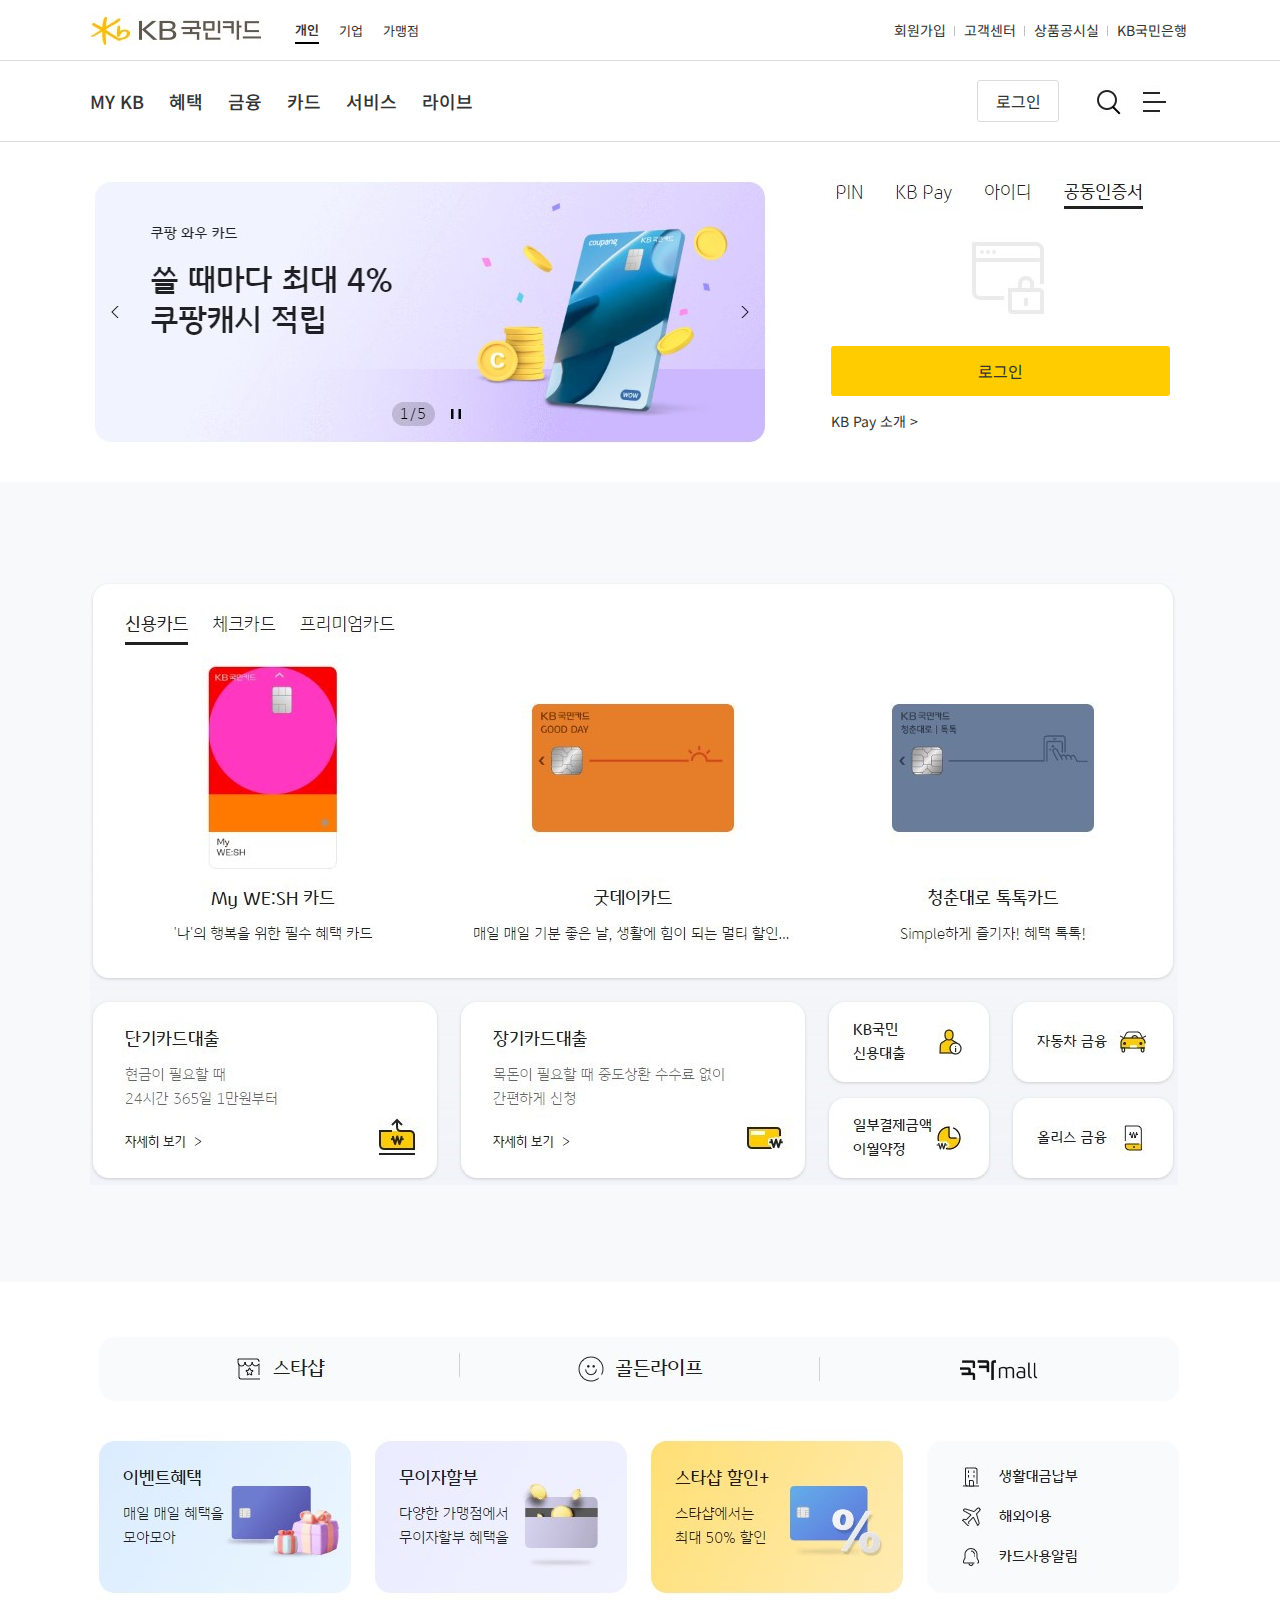
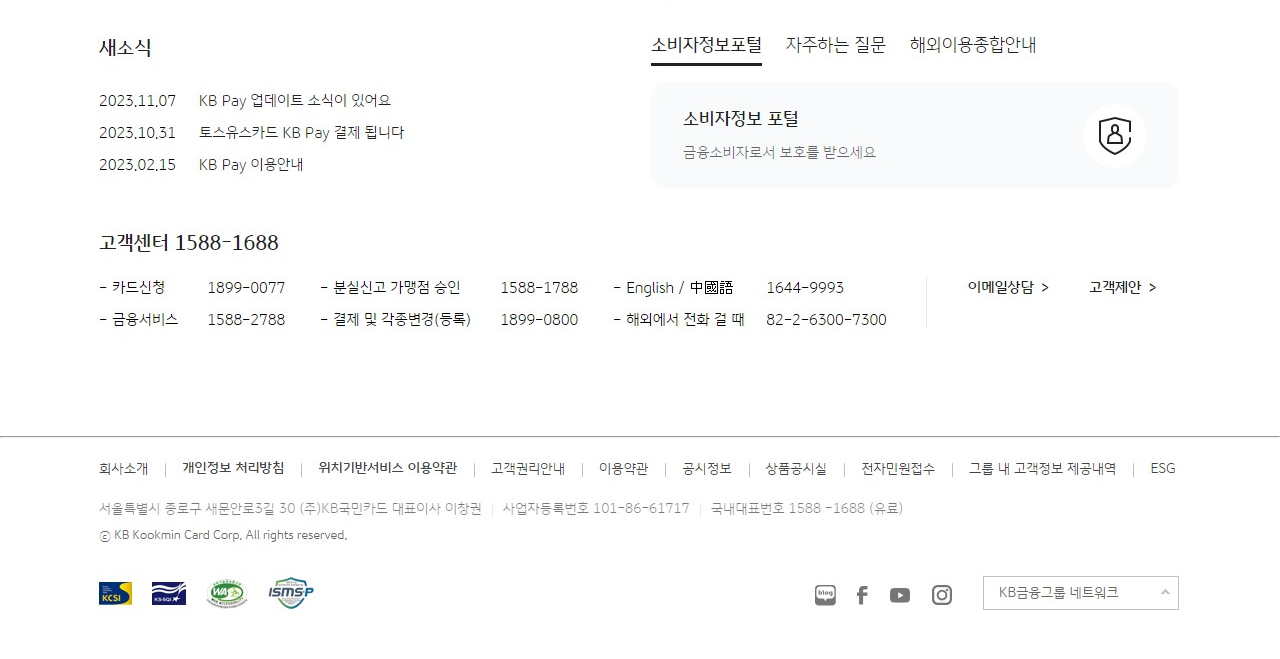
<file: index.html>
<!DOCTYPE html>
<html lang="ko">

<head>
  <meta charset="UTF-8">
  <meta http-equiv="X-UA-Compatible" content="IE=edge">
  <meta name="viewport" content="width=device-width, initial-scale=1.0">
  <link href="css/style.css" rel="stylesheet" type="text/css">
  <title>국민의 행복생활 파트너 KB국민카드</title>
</head>

<body>
  <!-- 1.상단 GNB -->
  <header>
    <div>
      <div class="logo"><a href="index.html"><img src="./img/111/22.png" alt=""></a></div>
      <span id="headerSpan">개인</span>
      <span>기업</span>
      <span>가맹점</span>
    </div>
    <div>
      <span>회원가입</span>
      <div><img src="./img/111/11.jpg" ></div>
      <span>고객센터</span>
      <div><img src="./img/111/11.jpg" ></div>
      <span>상품공시실</span>
      <div><img src="./img/111/11.jpg" ></div>
      <span>KB국민은행</span>
    </div>
  </header>
  <!-- 1.상단 GNB -->
  <div class="hr"></div>


  <!-- 2.상단 GNB -->
  <div id="header2">
    <div id="nav">
      <div>
        <span>MY KB</span>
        <span>혜택</span>
        <span>금융</span>
        <span>카드</span>
        <span>서비스</span>
        <span>라이브</span>
      </div>
      <div>
        <div id="login">로그인</div>
        <div><img src="./img/222/11.jpg" ></div>
      </div>
    </div>
    <div class="hr"></div>
  </div>
  <!-- 2.상단 GNB -->

  <!-- 3.상단 GNB -->
  <div id="header3">
    <div><img src="./img/333/11.jpg"></div>
    <div id="h3right">
      <div><img src="./img/333/22.jpg"></div>
      <div id="login2">로그인</div>
      <div>KB Pay 소개 ></div>
    </div>
  </div>
  <!-- 3.상단 GNB -->

  <!-- 4.상단 GNB -->
  <div id="header4">
    <div><img src="./img/444/11.jpg"></div>
  </div>
  <!-- 4.상단 GNB -->

  <!-- 5.상단 GNB -->
  <div id="header5">
    <div><img src="./img/555/11.jpg"></div>
  </div>
  <!-- 5.상단 GNB -->

  <hr />

  <!-- 6.상단 GNB -->
  <div id="header6">
    <div><img src="./img/666/11.jpg"></div>
  </div>
  <!-- 6.상단 GNB -->

  <!-- 7.join -->
  <div id="block">
    <div id="block2">
      <div><img src="./img/777/11.jpg"></div>
      <div id="block3">
        <div><span>인증서 암호를 입력해 주세요</span></div>
        <div>
          <input type="password">
          <div id="b3text">안전한 금융거래를 위해 6개월마다 인증서 암호를 변경하시기 바랍니다.</div>
        </div>
        <div id="but">
          <a href="./kbcard.html"><div id="yes">확인</div></a>
          <div id="cancle">취소</div>
        </div>
      </div>
    </div>
  </div>
  
  
  <!-- 7.join -->
















  <script src="https://ajax.googleapis.com/ajax/libs/jquery/3.4.1/jquery.min.js"></script>
  <script src="./js/script.js"></script>
</body>
</html>
</file>
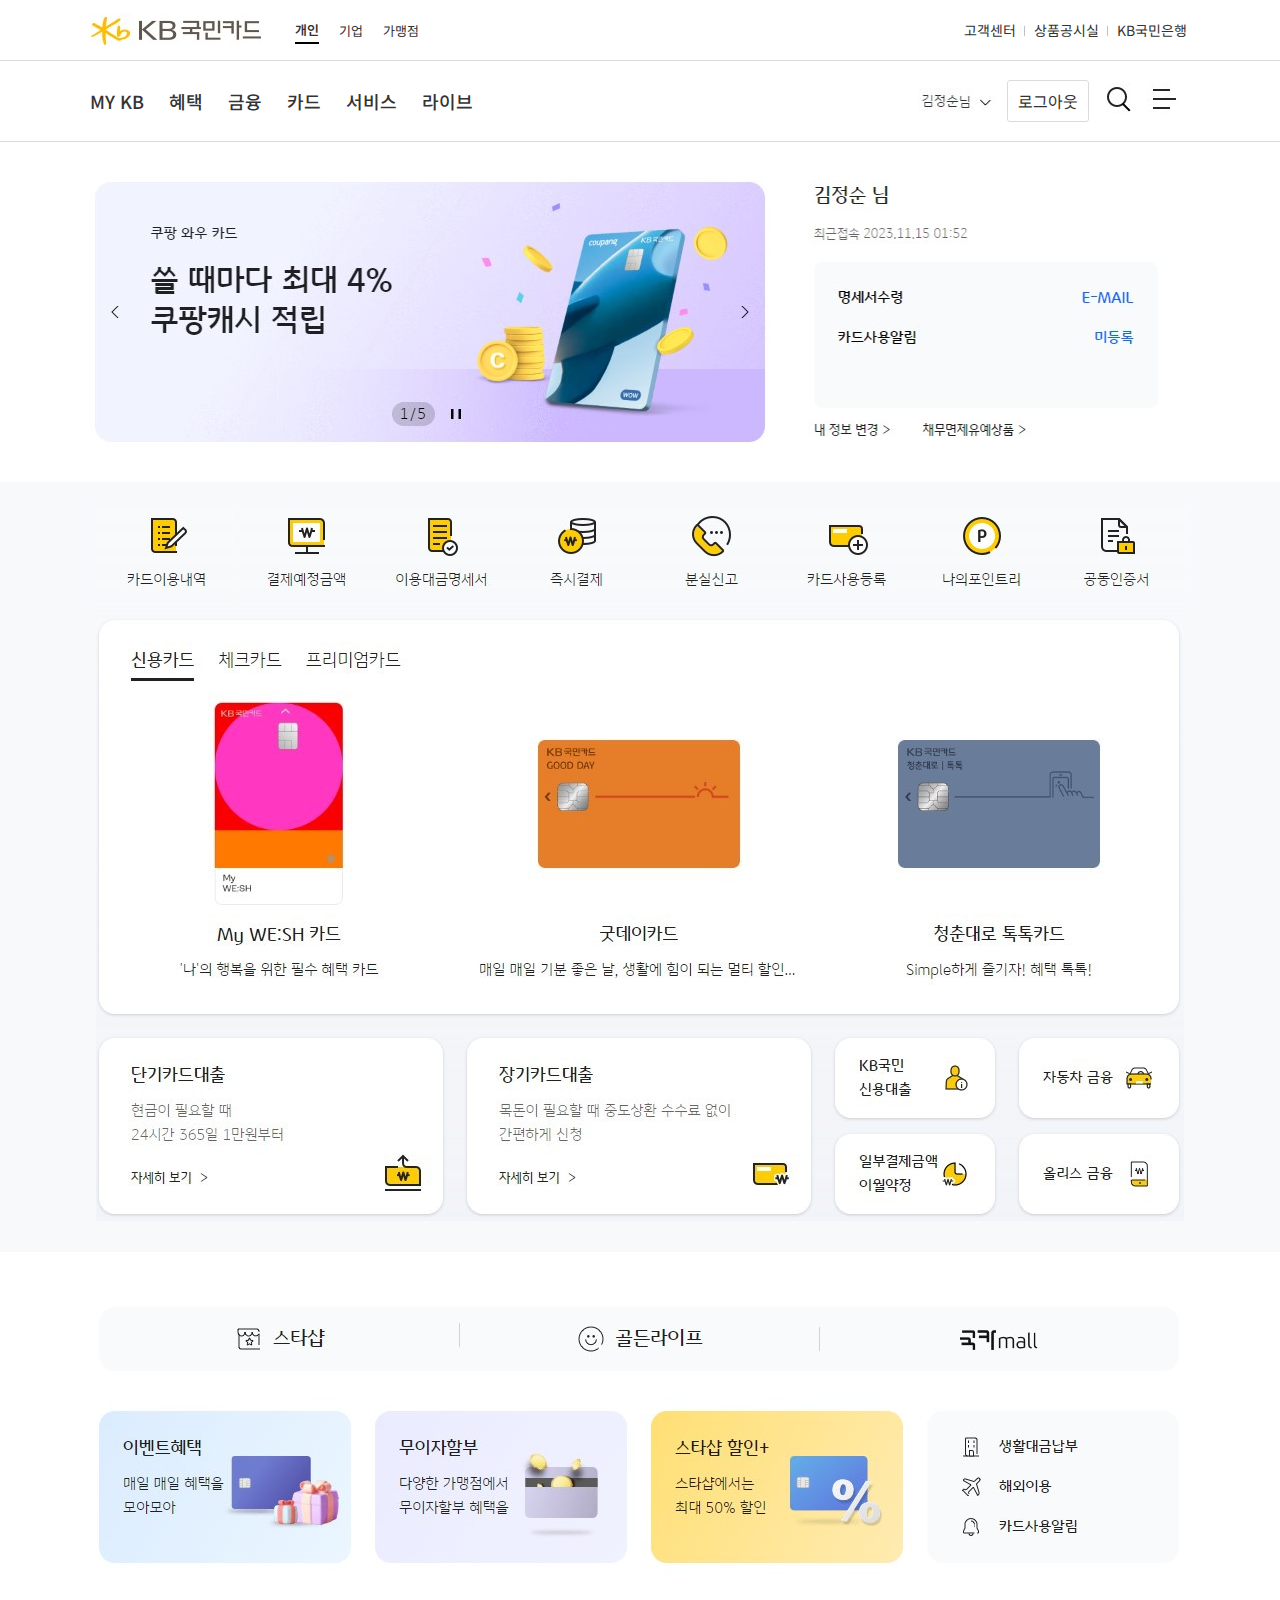
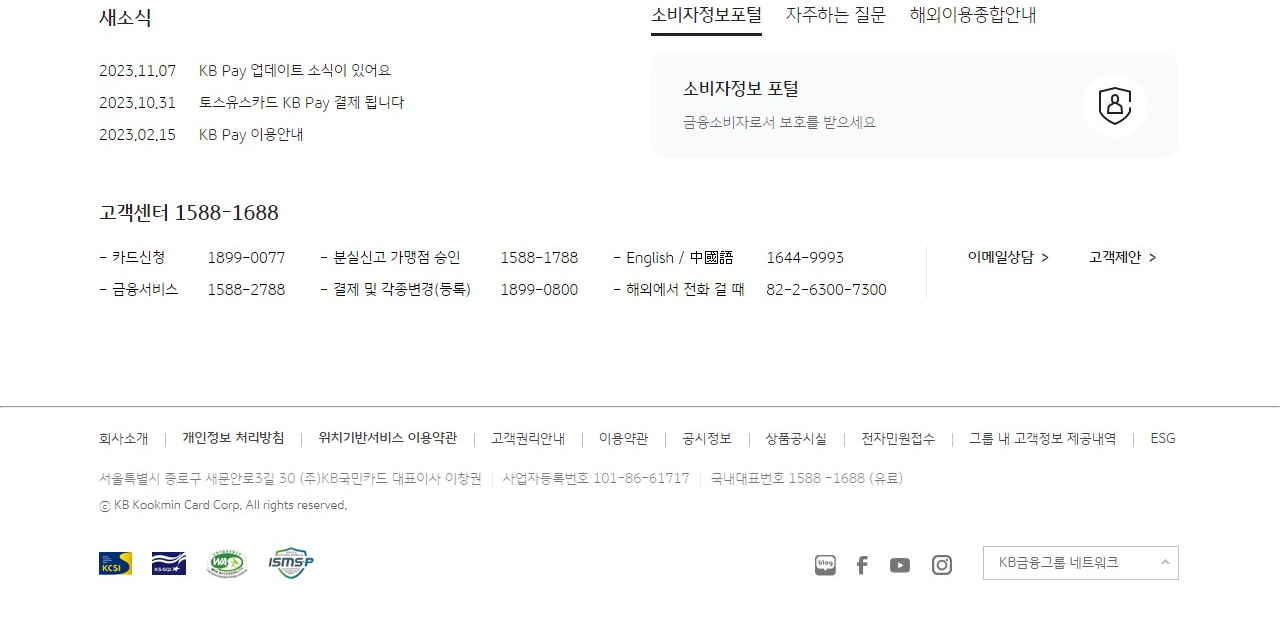
<file: kbcard.html>
<!DOCTYPE html>
<html lang="ko">

<head>
  <meta charset="UTF-8">
  <meta http-equiv="X-UA-Compatible" content="IE=edge">
  <meta name="viewport" content="width=device-width, initial-scale=1.0">
  <link href="css/style.css" rel="stylesheet" type="text/css">
  <title>국민의 행복생활 파트너 KB국민카드</title>
</head>

<body>
  <!-- 1.상단 GNB -->
  <header>
    <div>
      <div class="logo"><a href="index.html"><img src="./img/111/22.png" alt=""></a></div>
      <span id="headerSpan">개인</span>
      <span>기업</span>
      <span>가맹점</span>
    </div>
    <div>
      <span>고객센터</span>
      <div><img src="./img/111/11.jpg" ></div>
      <span>상품공시실</span>
      <div><img src="./img/111/11.jpg" ></div>
      <span>KB국민은행</span>
    </div>
  </header>
  <!-- 1.상단 GNB -->
  <div class="hr"></div>


  <!-- 2.상단 GNB -->
  <div id="header2">
    <div id="nav">
      <div id="hover">
        <span>MY KB</span>
        <span>혜택</span>
        <span>금융</span>
        <span>카드</span>
        <span>서비스</span>
        <span>라이브</span>
      </div>
      <div>
        <div><img src="./img/11/111.jpg"></div>
        <div id="login">로그아웃</div>
        <div><img src="./img/222/11.jpg"></div>
      </div>
    </div>
    <div class="hr"></div>
  </div>
  <!-- 2.상단 GNB -->

  <!-- 3.상단 GNB -->
  <div id="header3">
    <div><img src="./img/333/11.jpg"></div>
    <div id="h3right">
      <div id="h3right2"><img src="./img/888/111.jpg"></div>
    </div>
  </div>
  <!-- 3.상단 GNB -->

  <!-- 4.상단 GNB -->
  <div id="header41">
    <div>
      <a href="./kbcardlist.html"><img src="./img/999/333.png"></a>
      <img src="./img/999/222.png">
    </div>

    <div><img src="./img/444/11.jpg"></div>
  </div>
  <!-- 4.상단 GNB -->

  <!-- 4.상단 GNB -->
  <!-- <div id="header4">
    <div><img src="./img/444/11.jpg"></div>
  </div> -->
  <!-- 4.상단 GNB -->


  <!-- 5.상단 GNB -->
  <div id="header5">
    <div><img src="./img/555/11.jpg"></div>
  </div>
  <!-- 5.상단 GNB -->

  <hr />

  <!-- 6.상단 GNB -->
  <div id="header6">
    <div><img src="./img/666/11.jpg"></div>
  </div>
  <!-- 6.상단 GNB -->


















  <script src="https://ajax.googleapis.com/ajax/libs/jquery/3.4.1/jquery.min.js"></script>
  <script src="./js/script.js"></script>
</body>
</html>
</file>
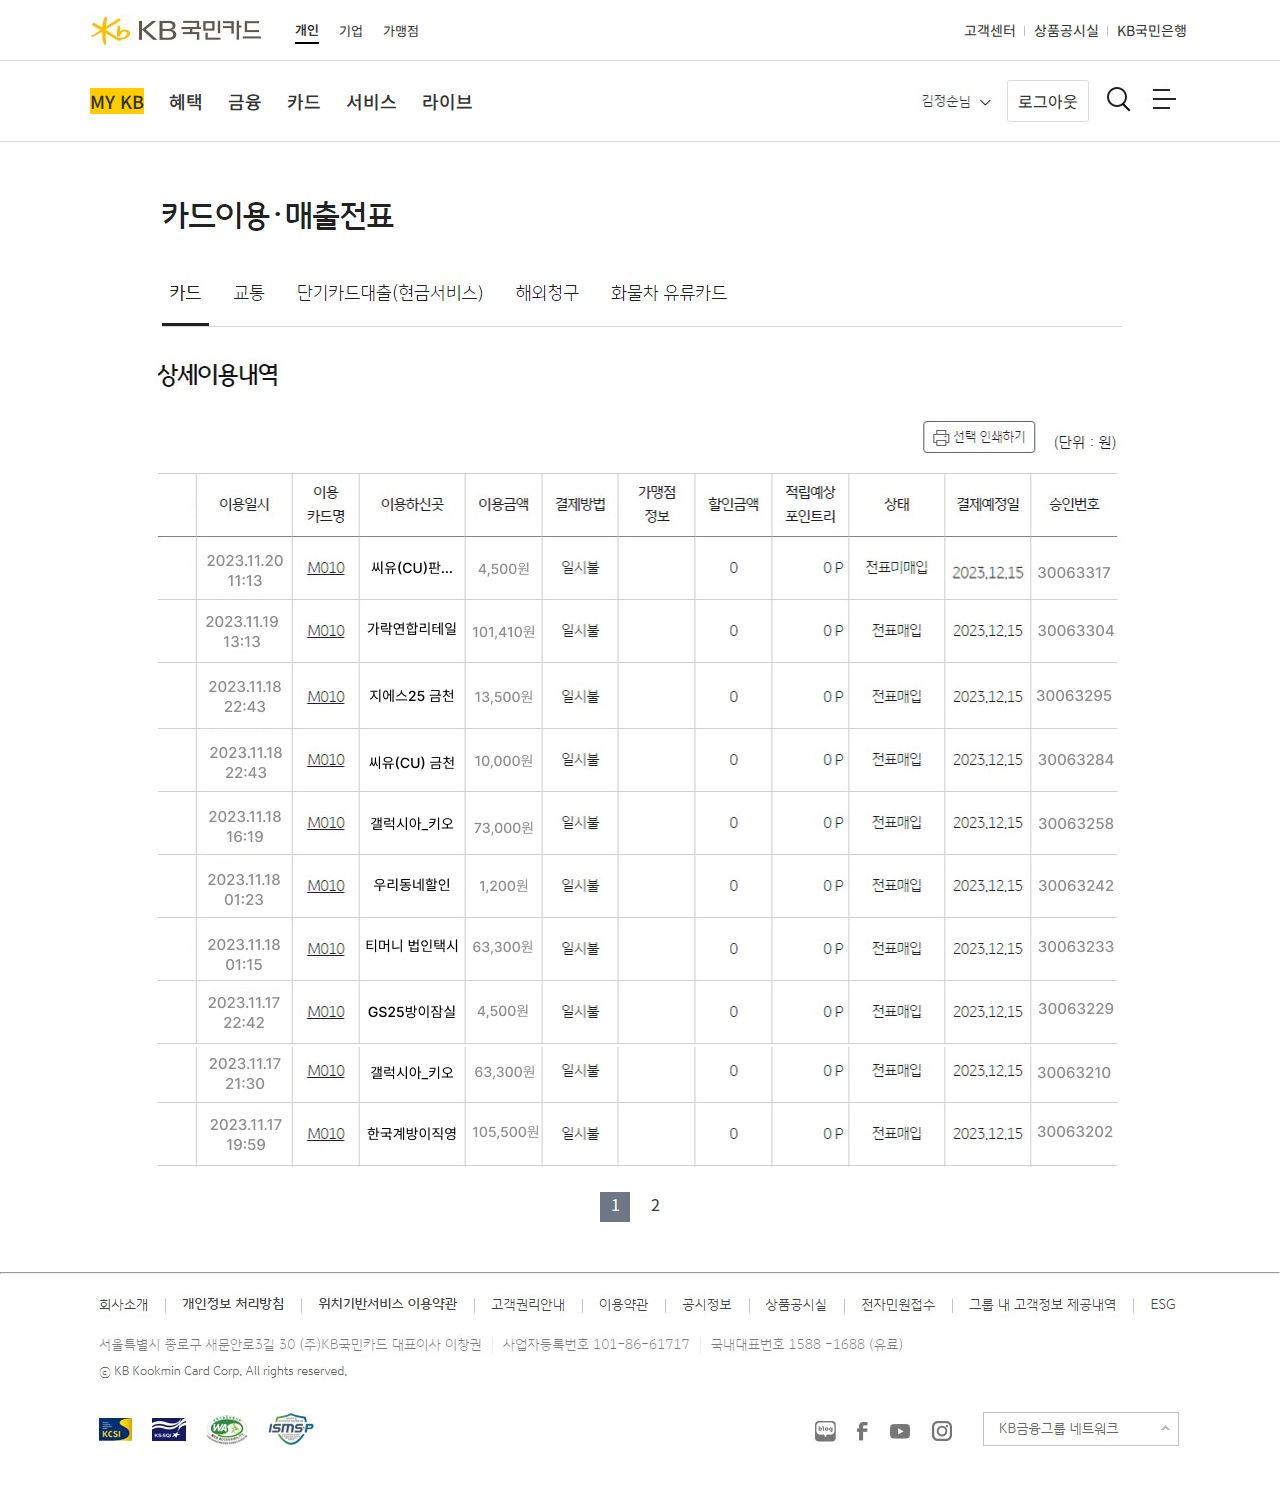
<file: kbcardlist.html>
<!DOCTYPE html>
<html lang="ko">

<head>
  <meta charset="UTF-8">
  <meta http-equiv="X-UA-Compatible" content="IE=edge">
  <meta name="viewport" content="width=device-width, initial-scale=1.0">
  <link href="css/style.css" rel="stylesheet" type="text/css">
  <title>국민의 행복생활 파트너 KB국민카드</title>
</head>

<body>
  <!-- 1.상단 GNB -->
  <header>
    <div>
      <div class="logo"><a href="index.html"><img src="./img/111/22.png" alt=""></a></div>
      <span id="headerSpan">개인</span>
      <span>기업</span>
      <span>가맹점</span>
    </div>
    <div>
      <span>고객센터</span>
      <div><img src="./img/111/11.jpg" ></div>
      <span>상품공시실</span>
      <div><img src="./img/111/11.jpg" ></div>
      <span>KB국민은행</span>
    </div>
  </header>
  <!-- 1.상단 GNB -->
  <div class="hr"></div>


  <!-- 2.상단 GNB -->
  <div id="header2">
    <div id="nav">
      <div id="hover">
        <span id="yellow"><a href="#">MY KB</a></span>
        <span>혜택</span>
        <span>금융</span>
        <span>카드</span>
        <span>서비스</span>
        <span>라이브</span>
      </div>
      <div>
        <div><img src="./img/11/111.jpg"></div>
        <div id="login">로그아웃</div>
        <div><img src="./img/222/11.jpg"></div>
      </div>
    </div>
    <div class="hr"></div>
  </div>
  <!-- 2.상단 GNB -->


  <!-- 3.상단 GNB -->
  <div id="header42">
    <div><img src="./img/22/111.png"></div>
  </div>
  <!-- 3.상단 GNB -->

  <!-- 4.상단 GNB -->
  <div id="header43">
    <div><img src="./img/33/111.png"></div>
  </div>
  <!-- 4.상단 GNB -->

  <!-- 5.상단 GNB -->
  <div id="button">
    <a href="./kbcardlist.html"><div id="button1">1</div></a>
    <a href="./kbcardlist2.html"><div>2</div></a>
  </div>

  <!-- 5.상단 GNB -->




  
  <hr />

  <!-- 6.상단 GNB -->
  <div id="header6">
    <div><img src="./img/666/11.jpg"></div>
  </div>
  <!-- 6.상단 GNB -->


















  <script src="https://ajax.googleapis.com/ajax/libs/jquery/3.4.1/jquery.min.js"></script>
  <script src="./js/script.js"></script>
</body>
</html>
</file>
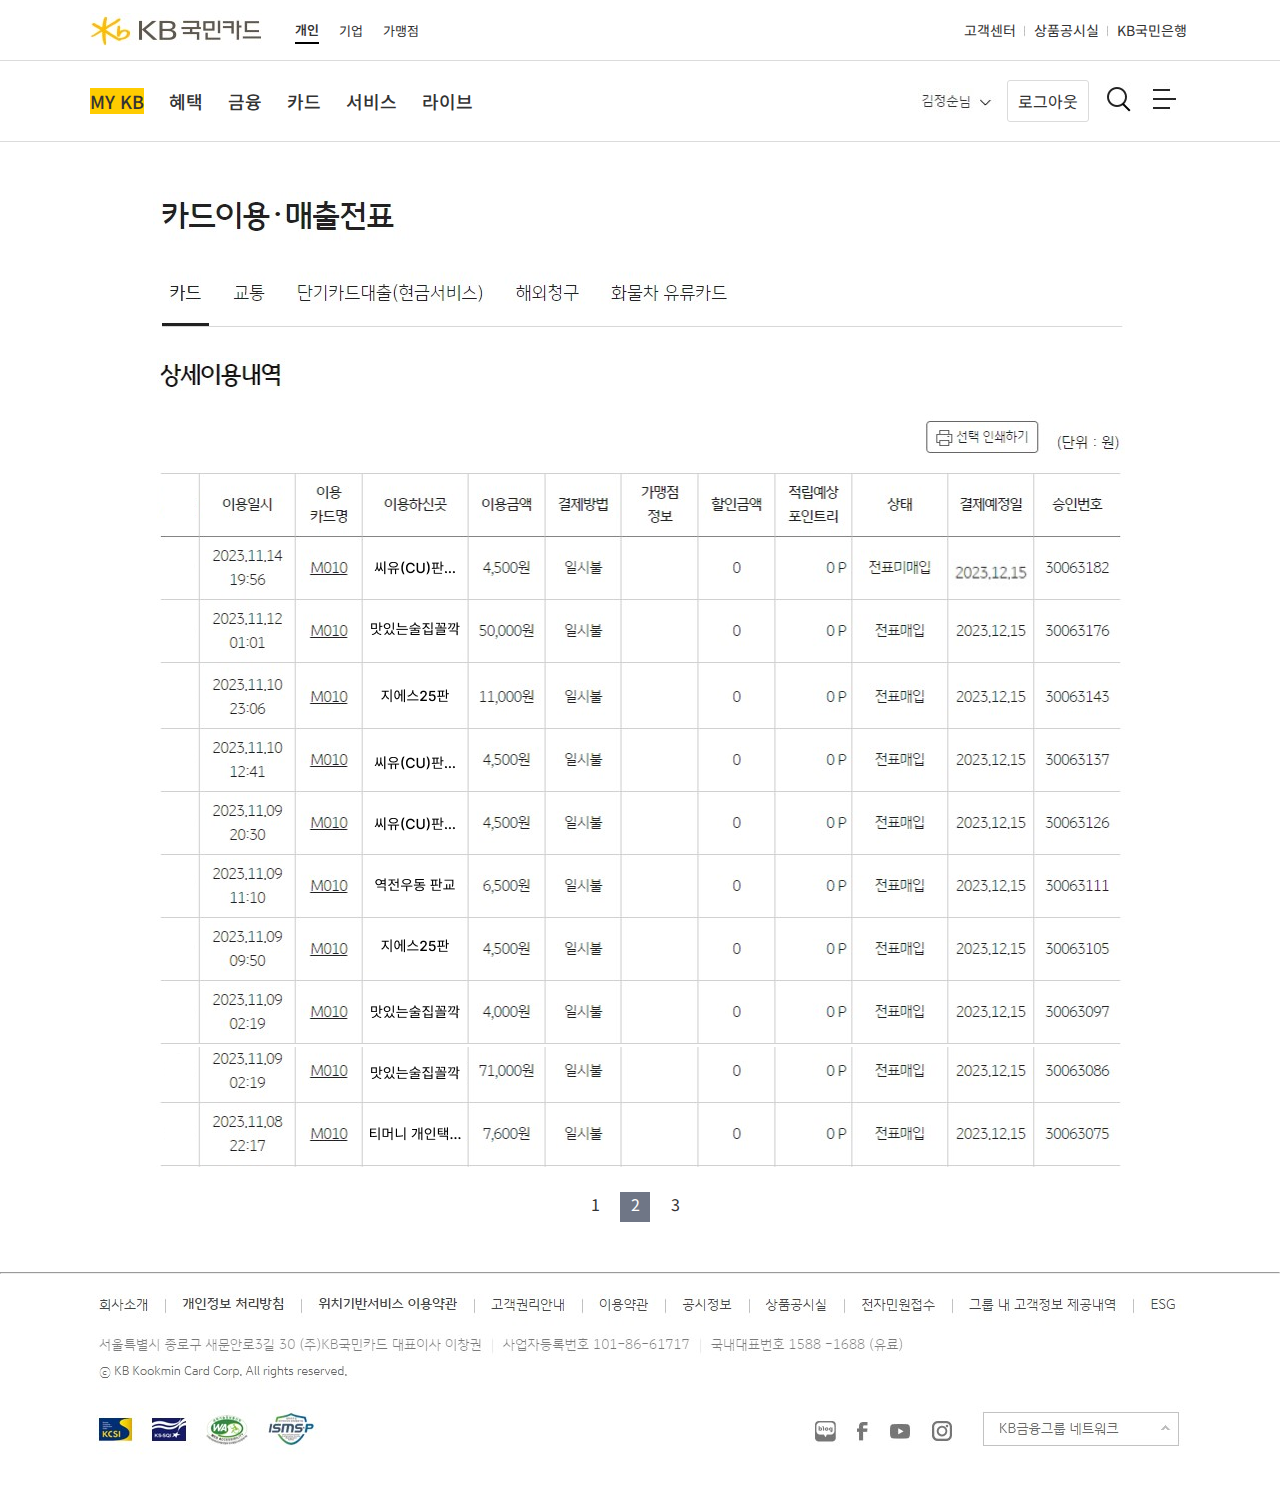
<file: kbcardlist2.html>
<!DOCTYPE html>
<html lang="ko">

<head>
  <meta charset="UTF-8">
  <meta http-equiv="X-UA-Compatible" content="IE=edge">
  <meta name="viewport" content="width=device-width, initial-scale=1.0">
  <link href="css/style.css" rel="stylesheet" type="text/css">
  <title>국민의 행복생활 파트너 KB국민카드</title>
</head>

<body>
  <!-- 1.상단 GNB -->
  <header>
    <div>
      <div class="logo"><a href="index.html"><img src="./img/111/22.png" alt=""></a></div>
      <span id="headerSpan">개인</span>
      <span>기업</span>
      <span>가맹점</span>
    </div>
    <div>
      <span>고객센터</span>
      <div><img src="./img/111/11.jpg" ></div>
      <span>상품공시실</span>
      <div><img src="./img/111/11.jpg" ></div>
      <span>KB국민은행</span>
    </div>
  </header>
  <!-- 1.상단 GNB -->
  <div class="hr"></div>


  <!-- 2.상단 GNB -->
  <div id="header2">
    <div id="nav">
      <div id="hover">
        <span id="yellow"><a href="#">MY KB</a></span>
        <span>혜택</span>
        <span>금융</span>
        <span>카드</span>
        <span>서비스</span>
        <span>라이브</span>
      </div>
      <div>
        <div><img src="./img/11/111.jpg"></div>
        <div id="login">로그아웃</div>
        <div><img src="./img/222/11.jpg"></div>
      </div>
    </div>
    <div class="hr"></div>
  </div>
  <!-- 2.상단 GNB -->


  <!-- 3.상단 GNB -->
  <div id="header42">
    <div><img src="./img/22/111.png"></div>
  </div>
  <!-- 3.상단 GNB -->

  <!-- 4.상단 GNB -->
  <div id="header43">
    <div><img src="./img/33/222.png"></div>
  </div>
  <!-- 4.상단 GNB -->

  <!-- 5.상단 GNB -->
  <div id="button">
    <a href="./kbcardlist.html"><div>1</div></a>
    <a href="./kbcardlist2.html"><div id="button1">2</div></a>
    <a href="./kbcardlist3.html"><div>3</div></a>
  </div>

  <!-- 5.상단 GNB -->









  
  <hr />

  <!-- 6.상단 GNB -->
  <div id="header6">
    <div><img src="./img/666/11.jpg"></div>
  </div>
  <!-- 6.상단 GNB -->


















  <script src="https://ajax.googleapis.com/ajax/libs/jquery/3.4.1/jquery.min.js"></script>
  <script src="./js/script.js"></script>
</body>
</html>
</file>
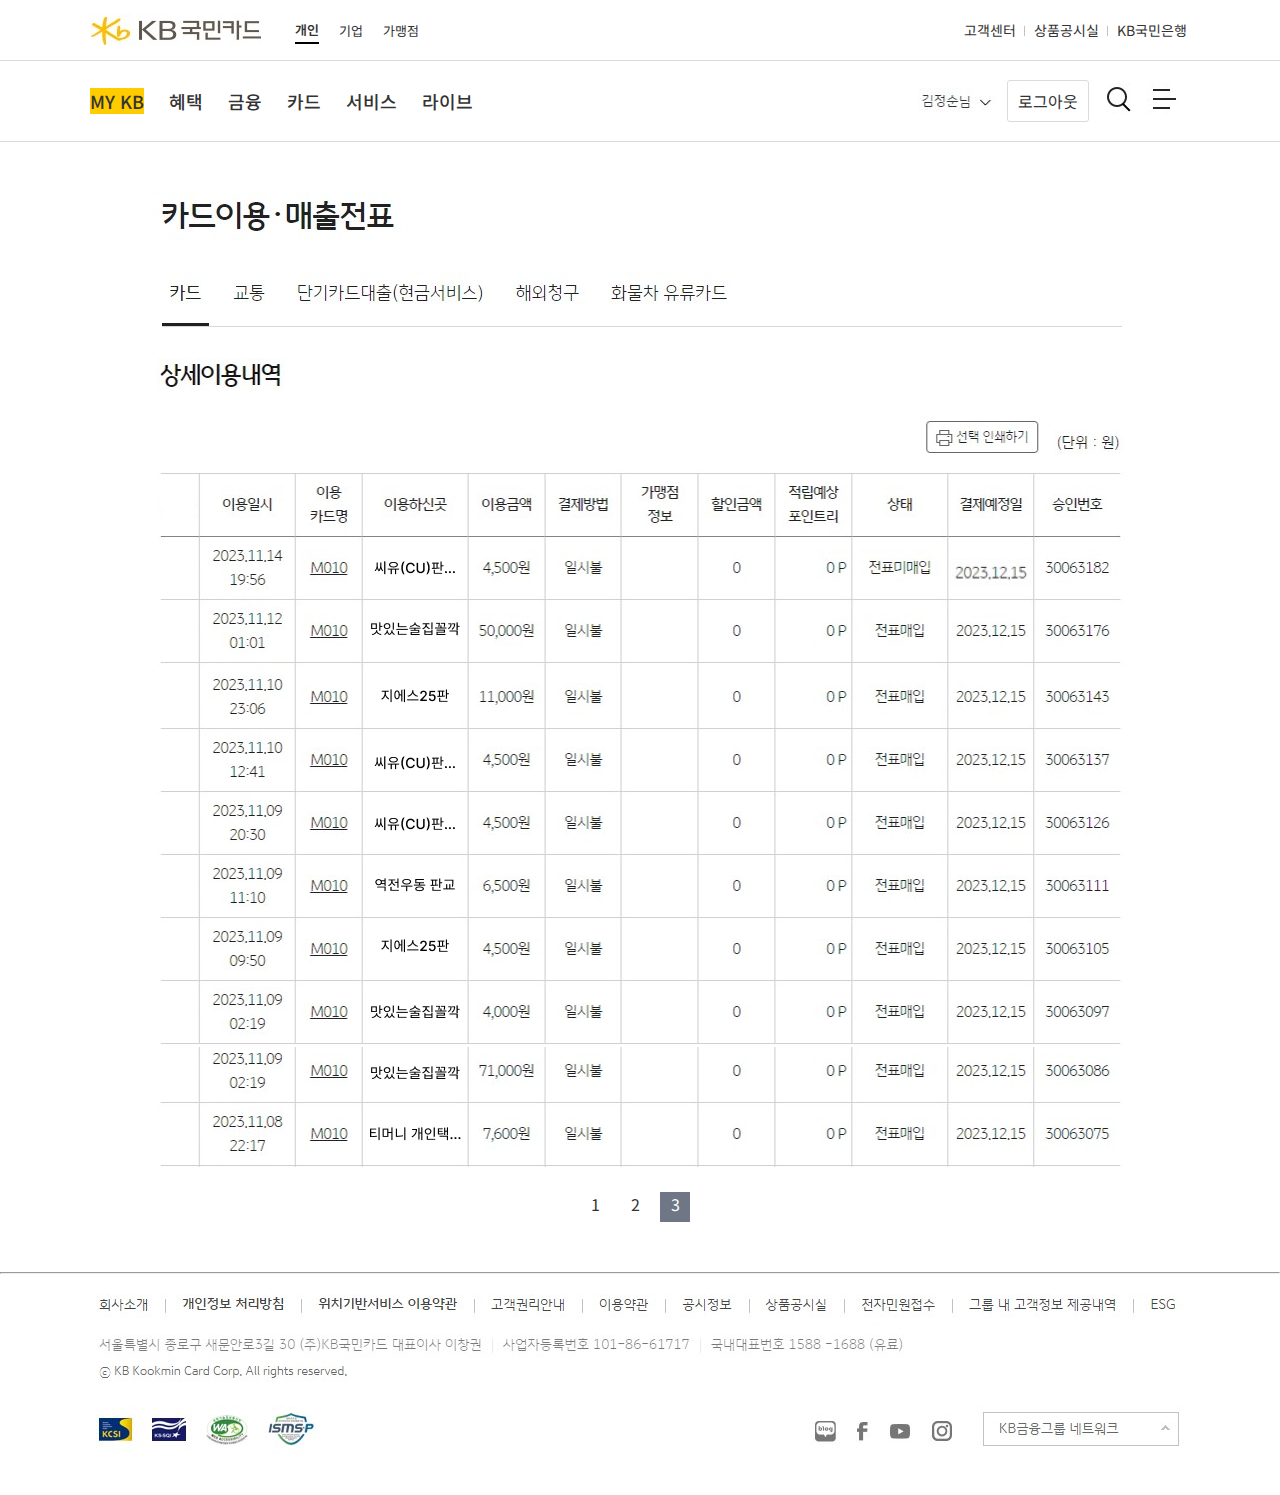
<file: kbcardlist3.html>
<!DOCTYPE html>
<html lang="ko">

<head>
  <meta charset="UTF-8">
  <meta http-equiv="X-UA-Compatible" content="IE=edge">
  <meta name="viewport" content="width=device-width, initial-scale=1.0">
  <link href="css/style.css" rel="stylesheet" type="text/css">
  <title>국민의 행복생활 파트너 KB국민카드</title>
</head>

<body>
  <!-- 1.상단 GNB -->
  <header>
    <div>
      <div class="logo"><a href="index.html"><img src="./img/111/22.png" alt=""></a></div>
      <span id="headerSpan">개인</span>
      <span>기업</span>
      <span>가맹점</span>
    </div>
    <div>
      <span>고객센터</span>
      <div><img src="./img/111/11.jpg" ></div>
      <span>상품공시실</span>
      <div><img src="./img/111/11.jpg" ></div>
      <span>KB국민은행</span>
    </div>
  </header>
  <!-- 1.상단 GNB -->
  <div class="hr"></div>


  <!-- 2.상단 GNB -->
  <div id="header2">
    <div id="nav">
      <div id="hover">
        <span id="yellow"><a href="#">MY KB</a></span>
        <span>혜택</span>
        <span>금융</span>
        <span>카드</span>
        <span>서비스</span>
        <span>라이브</span>
      </div>
      <div>
        <div><img src="./img/11/111.jpg"></div>
        <div id="login">로그아웃</div>
        <div><img src="./img/222/11.jpg"></div>
      </div>
    </div>
    <div class="hr"></div>
  </div>
  <!-- 2.상단 GNB -->


  <!-- 3.상단 GNB -->
  <div id="header42">
    <div><img src="./img/22/111.png"></div>
  </div>
  <!-- 3.상단 GNB -->

  <!-- 4.상단 GNB -->
  <div id="header43">
    <div><img src="./img/33/222.png"></div>
  </div>
  <!-- 4.상단 GNB -->

  <!-- 5.상단 GNB -->
  <div id="button">
    <a href="./kbcardlist.html"><div>1</div></a>
    <a href="./kbcardlist2.html"><div>2</div></a>
    <a href="./kbcardlist3.html"><div id="button1">3</div></a>
  </div>

  <!-- 5.상단 GNB -->






  
  <hr />

  <!-- 6.상단 GNB -->
  <div id="header6">
    <div><img src="./img/666/11.jpg"></div>
  </div>
  <!-- 6.상단 GNB -->


















  <script src="https://ajax.googleapis.com/ajax/libs/jquery/3.4.1/jquery.min.js"></script>
  <script src="./js/script.js"></script>
</body>
</html>
</file>
<file: css/style.css>
@import url('https://fonts.googleapis.com/css2?family=Noto+Sans+KR:wght@100;300;400;500;700;900&display=swap');

* {padding:0; margin:0; transition: transform .3s;}
a {text-decoration:none; color:#333; font-family: 'Noto Sans KR', sans-serif;}
ul,ol,li {list-style: none;}
body {font-size: 16px; color:#333; font-family: 'Noto Sans KR', sans-serif; }
html{
  /* 드래그 방지 */
  -ms-user-select: none;
  -moz-user-select: -moz-none;
  -webkit-user-select: none;
  -khtml-user-select: none;
  user-select: none;
}

/* 1.상단 GNB */
header {
  height: 60px;
  width: 1100px;
  margin: 0 auto;
  /* background-color: #fff1f1; */
  display: flex;
  align-items: center;
  justify-content: space-between;
}
header > div:nth-child(1) {
  display: flex;
  align-items: center;
  /* background-color: red; */
}
header > div:nth-child(1) div img {
  display: flex;
  align-items: center;
}
header > div:nth-child(1) span {
  font-size: 13px;
  margin-left: 20px;
}
#headerSpan {
  height: 25px;
  line-height: 25px;
  font-weight: 600;
  border-bottom: 2px solid black;
  margin-left: 30px;
}
header > div:nth-child(2) {
  display: flex;
  align-items: center;
  font-size: 14px;
  /* font-weight: 300; */
}
header > div:nth-child(2) img {
  display: flex;
  align-items: center;
}
header > div:nth-child(2) span {
  margin: 0 3px;
}
/* 1.상단 GNB */

.hr {
  border-bottom: 0.1px solid rgb(219, 219, 219);
}

/* 2.상단 GNB */
#nav {
  height: 80px;
  width: 1100px;
  margin: 0 auto;
  display: flex;
  align-items: center;
  justify-content: space-between;
  background-color: #fff;
}
#nav div:nth-child(1) {
  display: flex;
  align-items: center;
  justify-content: center;
}
#nav div:nth-child(1) span {
  font-size: 18px;
  font-weight: 500;
  margin-right: 25px;
  cursor: pointer;
}
#nav div:nth-child(1) span:hover {
  background-color: #FFCC00;
} 
#yellow {
  background-color: #FFCC00;
}
#nav div:nth-child(2) {
  display: flex;
  align-items: center;
  justify-content: center;
  margin: 0 10px;
}
#login {
  width: 80px;
  height: 40px;
  border: 1px solid rgb(219, 219, 219);
  border-radius: 3px;
  margin-right: 20px;
  cursor: pointer;
}
#login:hover {
  background-color: rgb(231, 231, 231);
}
#header2 {
  background-color: #fff;
}
#header2.act {
  position: fixed;
  left: 0;
  right: 0;
  top: 0;
}
/* 2.상단 GNB */

/* 3.상단 GNB */
#header3 {
  height: 340px;
  width: 1100px;
  margin: 0 auto;
  display: flex;
  align-items: center;
  justify-content: space-between;
}
#header3 div:nth-child(1) {
  display: flex;
  align-items: center;
}
#header3 div:nth-child(2) {
  display: flex;
  flex-direction: column;
  justify-content: center;
  margin-right: 10px;
}
#h3right div:nth-child(2) {
  height: 50px;
  text-align: center;
  cursor: pointer;
  border-radius: 3px;
  background-color: #FFCC00;
}
#h3right div:nth-child(3) {
  font-size: 14px;
  height: 50px;
  line-height: 50px;
}
/* 3.상단 GNB */

/* 4.상단 GNB */
#header4 {
  background-color: #F8F9FB;
  height: 800px;
  display: flex;
  align-items: center;
}
#header4 div {
  margin: 0 auto;
  width: 1100px;
}
/* 4.상단 GNB */

/* 5.상단 GNB */
#header5 {
  display: flex;
  align-items: center;
}
#header5 div {
  margin: 0 auto;
  margin-top: 50px;
  margin-bottom: 70px;
}
/* 5.상단 GNB */

/* 6.상단 GNB */
#header6 {
  display: flex;
  align-items: center;
}
#header6 div {
  margin: 0 auto;
  margin-top: 20px;
  margin-bottom: 30px;
}
/* 6.상단 GNB */

/* 7.join */
#block {
  position: fixed;
  width: 100%;
  height: 100%;
  top: 0;
  background-color: rgba(0, 0, 0, 0.123);
  display: none;
}
#block2 {
  width: 370px;
  height: 490px;
  background-color: #fff;
  margin: 0 auto;
  margin-top: 70px;
  padding-top: 20px;
  border-radius: 10px;
  box-shadow: 5px 5px 5px #adadad;
}
#block2 div:nth-child(1) {
  display: flex;
  align-items: center;
  justify-content: center;
}
/* #block2 div:nth-child(1) img {
  width: 350px;
} */
#block3 {
  /* background-color: #ebe3c5; */
  margin: 0 auto;
  width: 345px;
}
#block3 > div:nth-child(1) {
  display: flex;
  justify-content: left;
  font-size: 10px;
  font-weight: 500;
}
#block3 > div:nth-child(2) {
  border: 1px solid rgb(207, 207, 207);
  text-align: center;
  margin-top: 3px;
}
#b3text {
  font-size: 9px;
  margin: 5px 0;
}
#but {
  display: flex;
  align-items: center;
  justify-content: center;
  margin-top: 10px;
}
#yes {
  background-color: #1B7AD5;
  color: #fff;
  font-size: 11px;
  width: 60px;
  height: 23px;
  line-height: 23px;
  margin: 0 4px;
  cursor: pointer;
}
#cancle {
  border: 1px solid rgb(207, 207, 207);
  width: 60px;
  height: 23px;
  font-size: 11px;
  text-align: center;
  line-height: 23px;
  cursor: pointer;
}
/* 7.join */


/* --------- kbcard.html---------- */
/* 1.상단 GNB */

/* 1.상단 GNB */

/* 2.상단 GNB */
#header41 {
  background-color: #F8F9FB;
  height: 770px;
  display: flex;
  flex-direction: column;
  align-items: center;
  justify-content: center;
}

/* 2.상단 GNB */
/* --------- kbcard.html---------- */


/* --------- kbcardlist.html---------- */
#header42 {
  display: flex;
  justify-content: center;
  margin-top: 50px;
}

#header43 {
  display: flex;
  justify-content: center;
}

#button {
  display: flex;
  align-items: center;
  justify-content: center;
}
#button div {
  width: 30px;
  height: 30px;
  cursor: pointer;
  text-align: center;
  margin-top: 20px;
  margin-bottom: 50px;
  margin-right: 10px;
}
#button div:hover {
  background-color: #6F7686;
  color: #fff;
}

#button1 {
  background-color: #6F7686;
  color: #fff;
}




/* --------- kbcardlist.html---------- */
</file>
